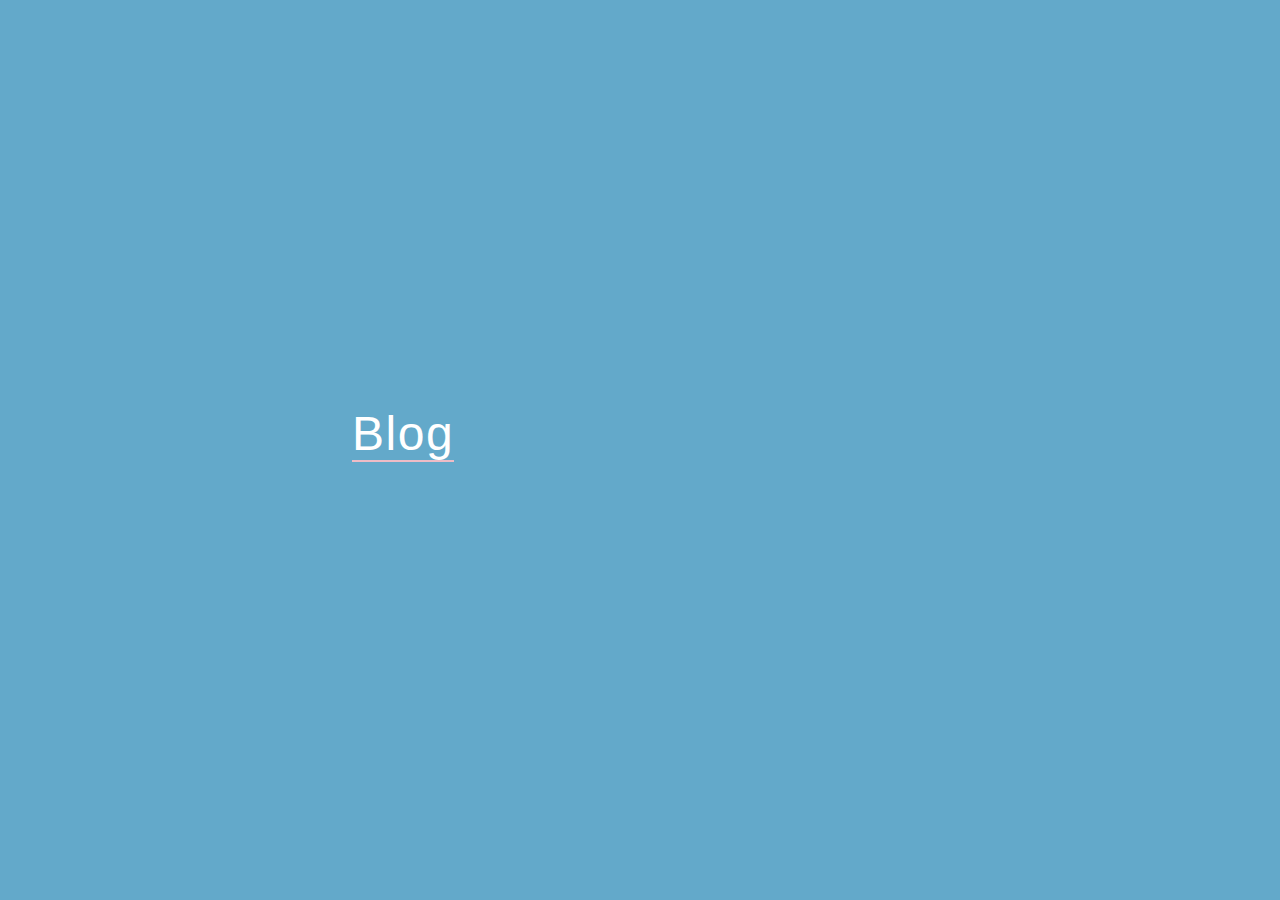
<file: index.html>
<!DOCTYPE HTML>
<html lang="en-US">
    <head>
        <meta charset="UTF-8">
        <meta http-equiv="refresh" content="0; url=/public">
        <script type="text/javascript">
            window.location.href = "/public"
        </script>
        <title>Page Redirection</title>
    </head>
    <body>
        If you are not redirected automatically, follow this <a href='/public'>link to the website.</a>.
    </body>
</html>
</file>
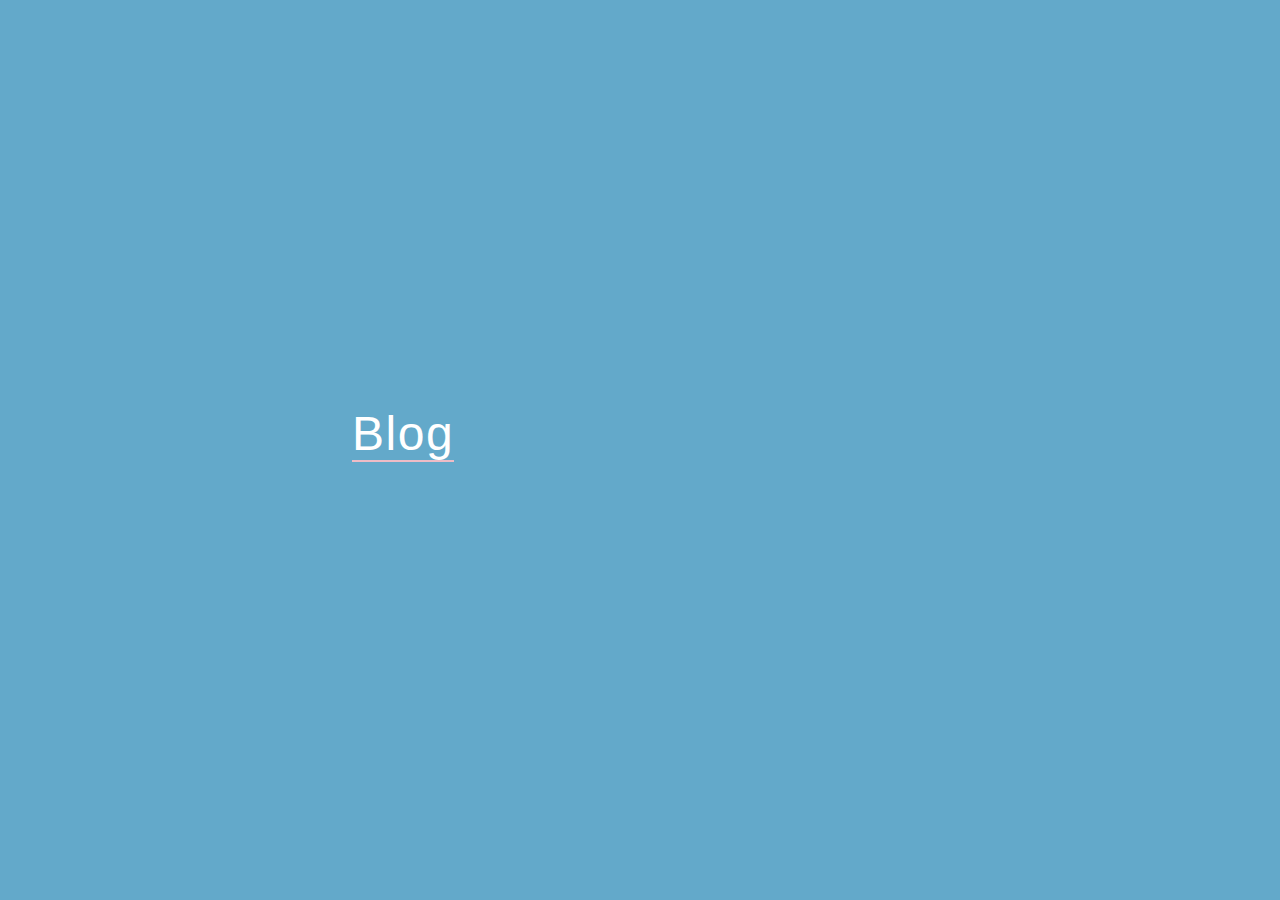
<file: public/index.html>
<!DOCTYPE html>
<html>
    <head>
        <meta charset="utf-8">
        <meta http-equiv="X-UA-Compatible" content="chrome=1">
        <meta name="HandheldFriendly" content="True">
        <meta name="MobileOptimized" content="320">
        <meta name="viewport" content="width=device-width, initial-scale=1.0">
        <meta name="referrer" content="no-referrer">

        <link rel="stylesheet" href="https:&#x2F;&#x2F;xampprocky.github.io&#x2F;public&#x2F;fonts.css">
        <link rel="stylesheet" href="https:&#x2F;&#x2F;xampprocky.github.io&#x2F;public&#x2F;style.css">
        <link rel="stylesheet" href="https:&#x2F;&#x2F;xampprocky.github.io&#x2F;public&#x2F;overrides.css">

        <title></title>

        
    </head>
    <body>
        
            <div class="section" id="splash">
                
                    
                        
                        <div class="big-link">
                            <a href="https:&#x2F;&#x2F;xampprocky.github.io&#x2F;public&#x2F;blog&#x2F;">
                                
    
    
    Blog

                            </a>
                        </div>
                    
                
            </div>
        
    </body>
</html>
</file>
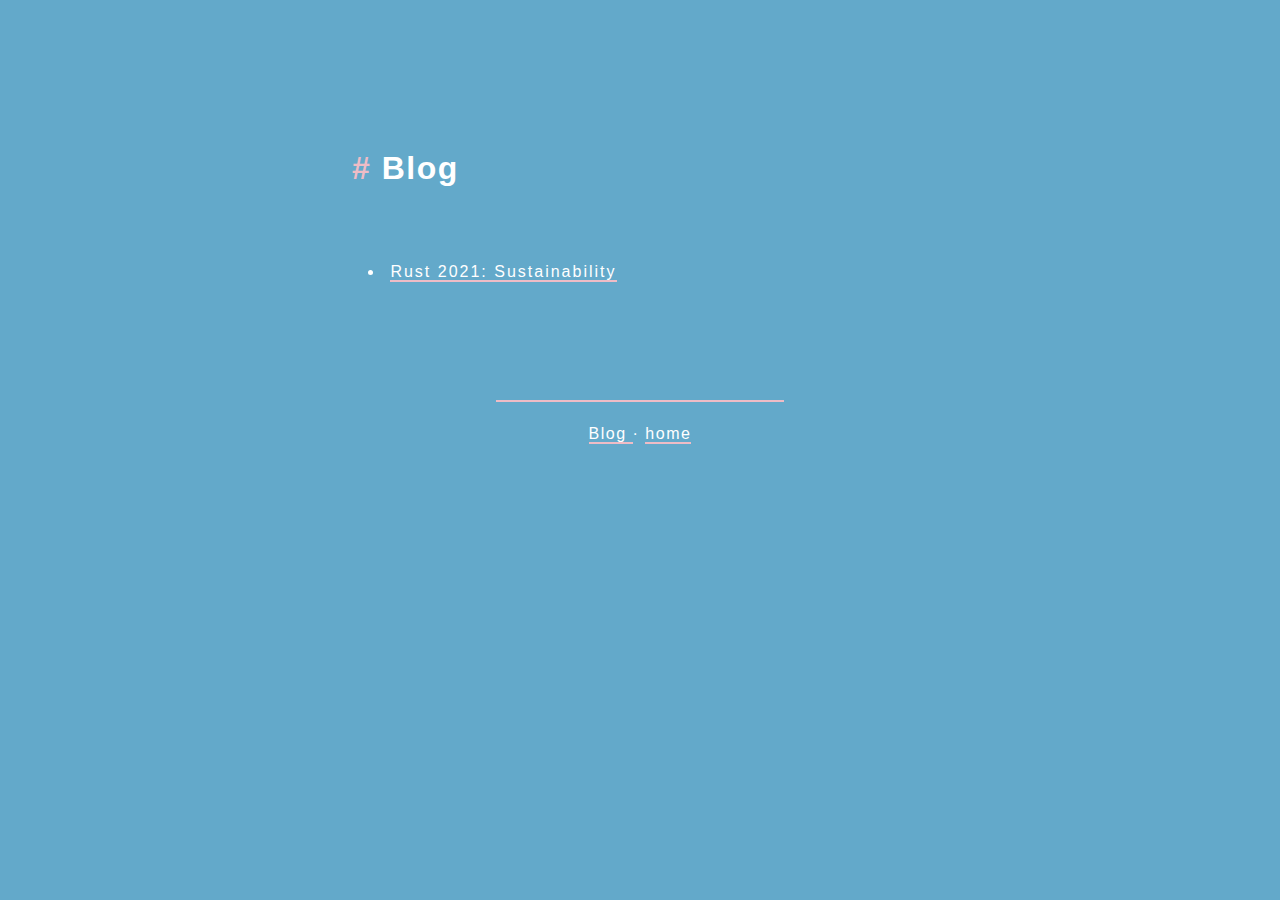
<file: public/blog/index.html>
<!DOCTYPE html>
<html>
    <head>
        <meta charset="utf-8">
        <meta http-equiv="X-UA-Compatible" content="chrome=1">
        <meta name="HandheldFriendly" content="True">
        <meta name="MobileOptimized" content="320">
        <meta name="viewport" content="width=device-width, initial-scale=1.0">
        <meta name="referrer" content="no-referrer">

        <link rel="stylesheet" href="https:&#x2F;&#x2F;xampprocky.github.io&#x2F;public&#x2F;fonts.css">
        <link rel="stylesheet" href="https:&#x2F;&#x2F;xampprocky.github.io&#x2F;public&#x2F;style.css">
        <link rel="stylesheet" href="https:&#x2F;&#x2F;xampprocky.github.io&#x2F;public&#x2F;overrides.css">

        <title>
    
    
    
    Blog
 - 
</title>

        
    </head>
    <body>
        
    <div class="wrap">
        <div class="section" id="title">
            
    
    
    
    Blog


        </div>
        <div class="section" id="content">
            
<ul>
    
        <li>
            
            <a href="https:&#x2F;&#x2F;xampprocky.github.io&#x2F;public&#x2F;blog&#x2F;rust-2021&#x2F;">
    
    
    Rust 2021: Sustainability
</a>
        </li>    
    
</ul>

        </div>
        
    <div class="section bottom-menu">
        <hr/>
        <p>
            
                
                
                    
                    <a href="https:&#x2F;&#x2F;xampprocky.github.io&#x2F;public&#x2F;blog&#x2F;">
    
    
    Blog
</a>
                    &#183;
                
            
            <a href="https:&#x2F;&#x2F;xampprocky.github.io&#x2F;public">
                home
            </a>
        </p>
    </div>

        
    

    </div>

    </body>
</html>
</file>
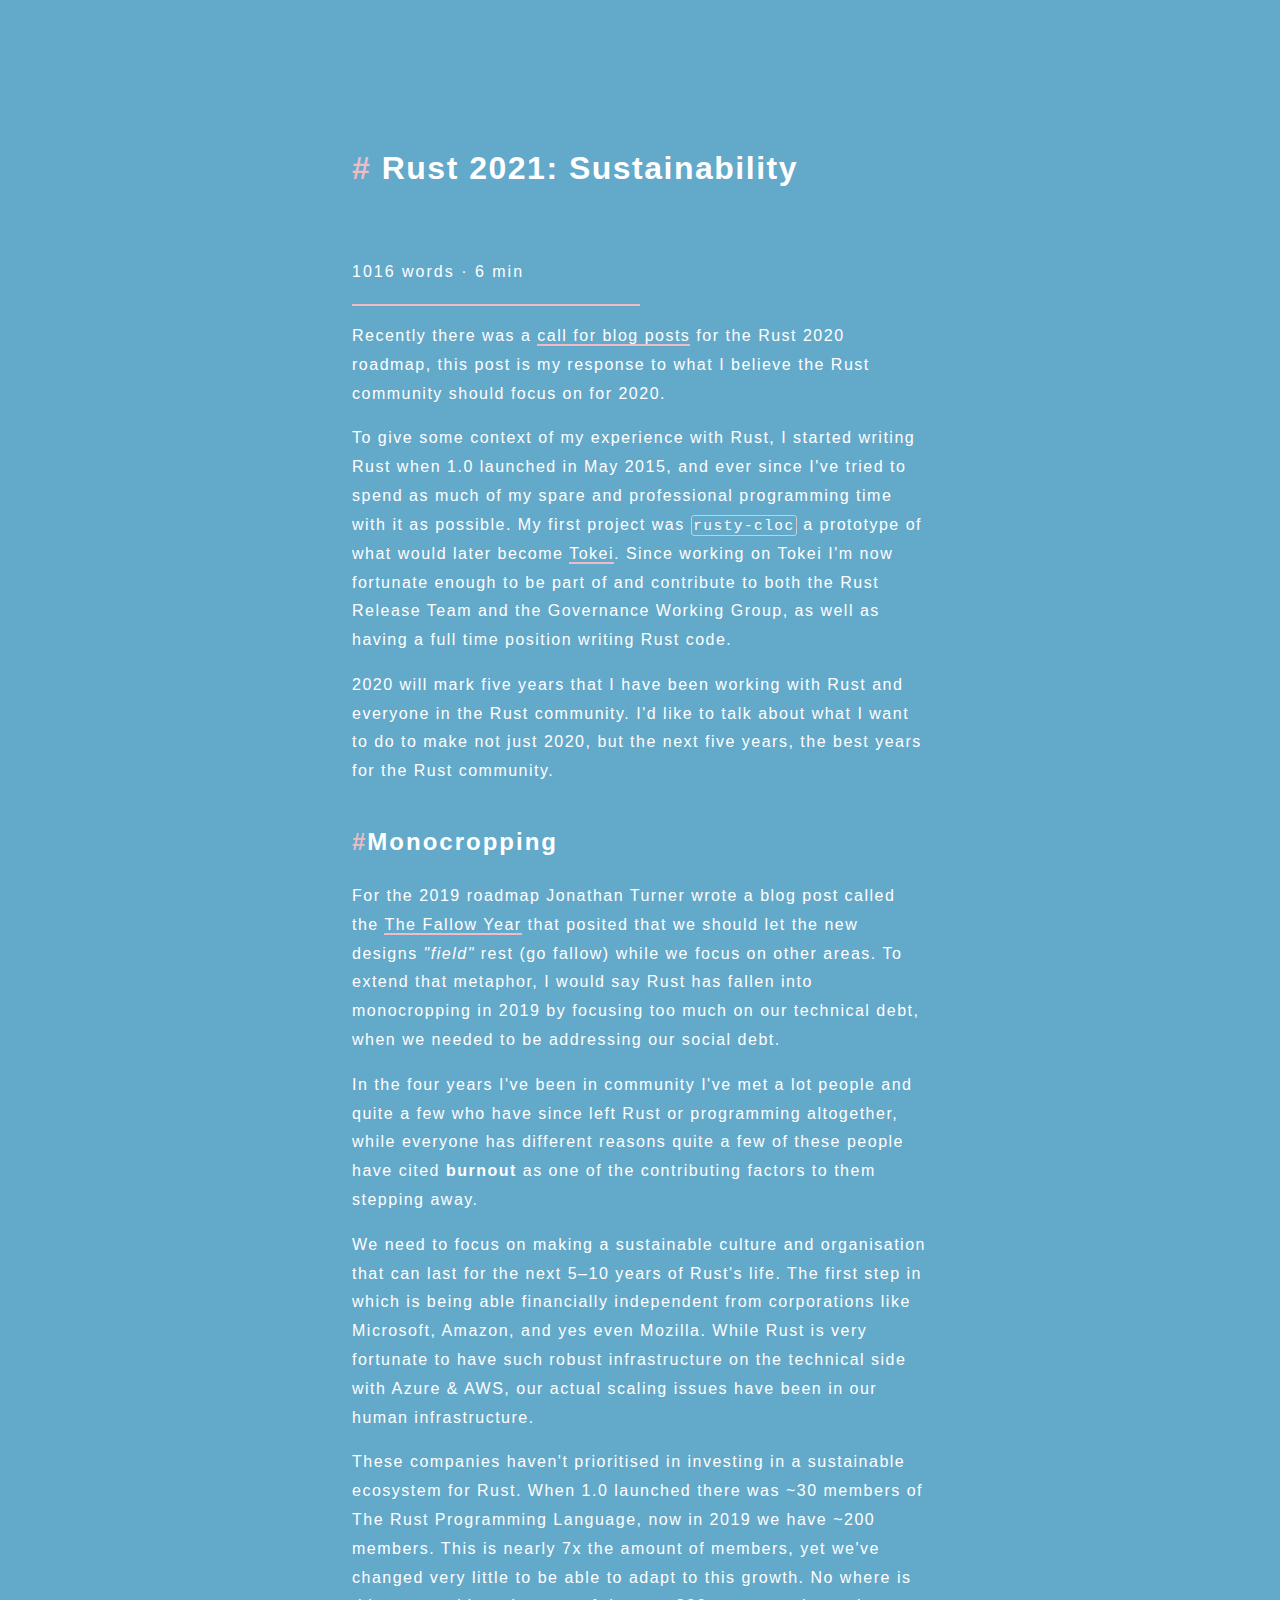
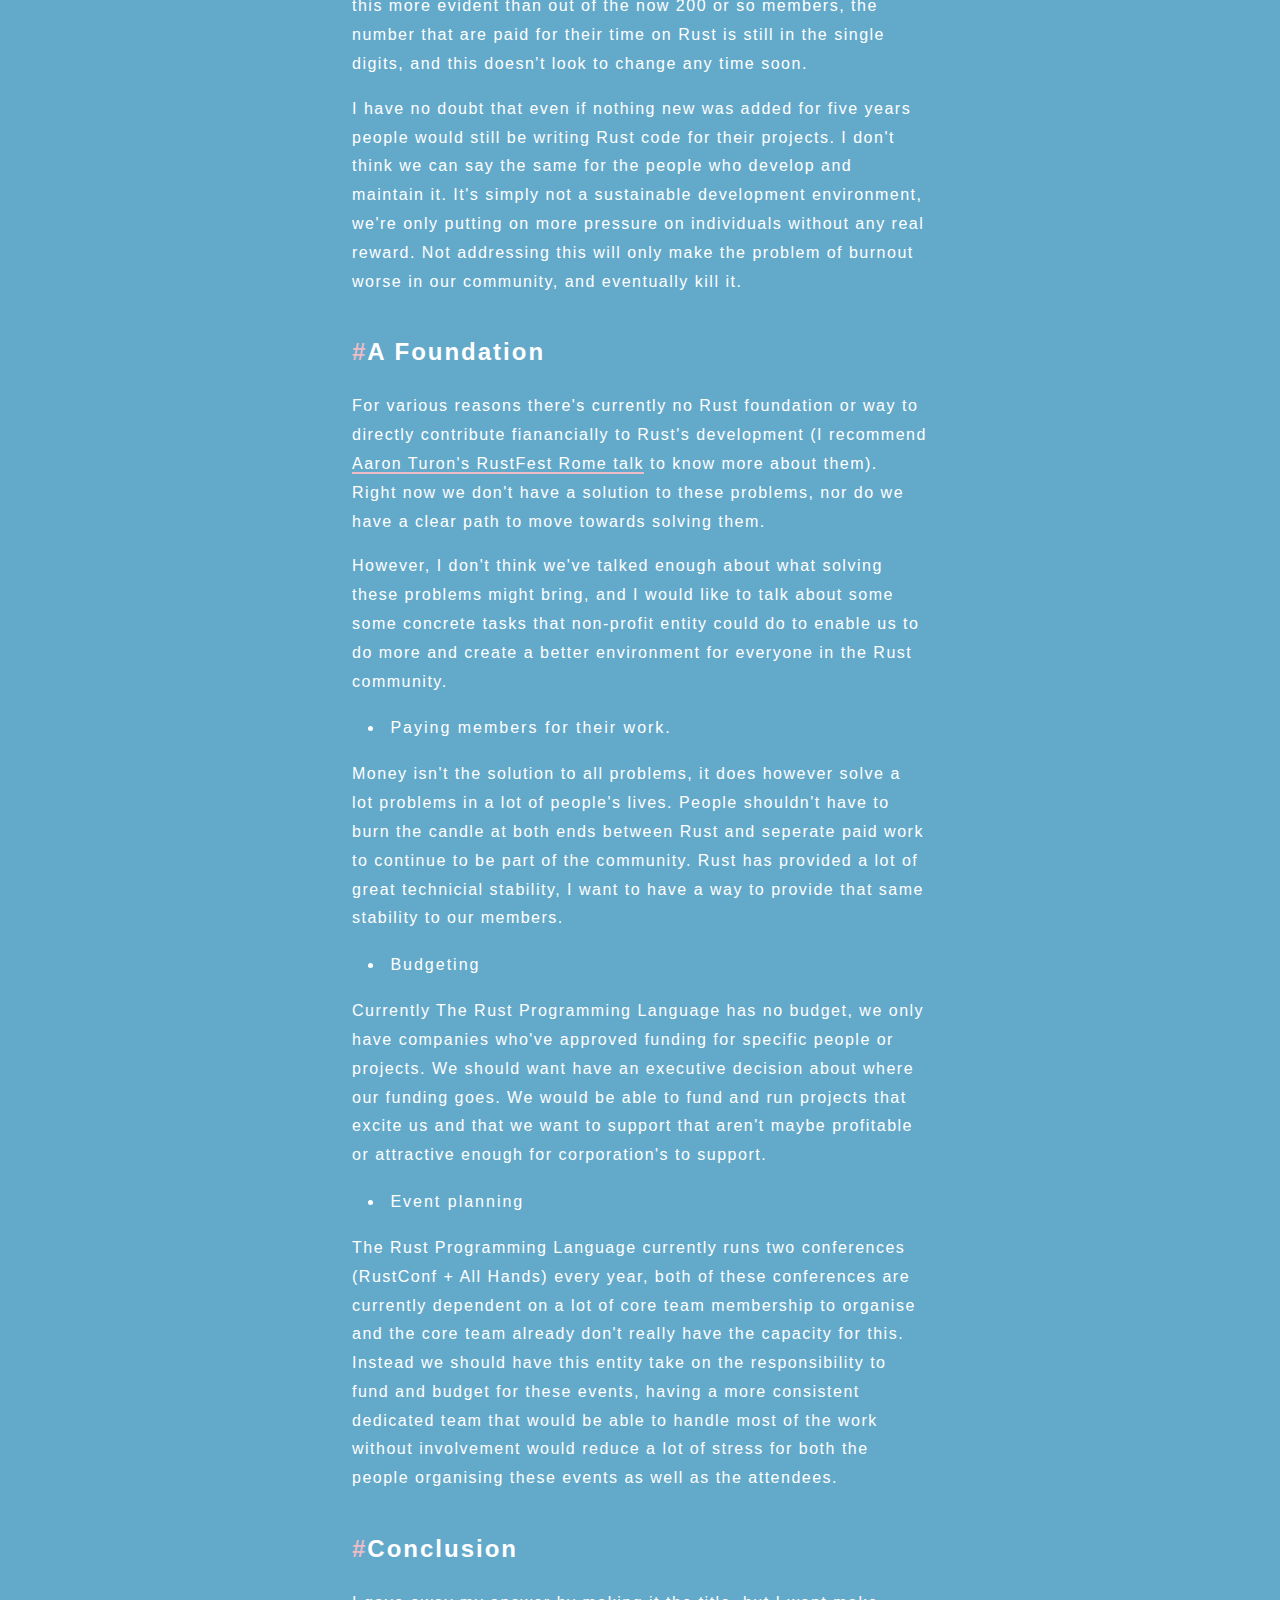
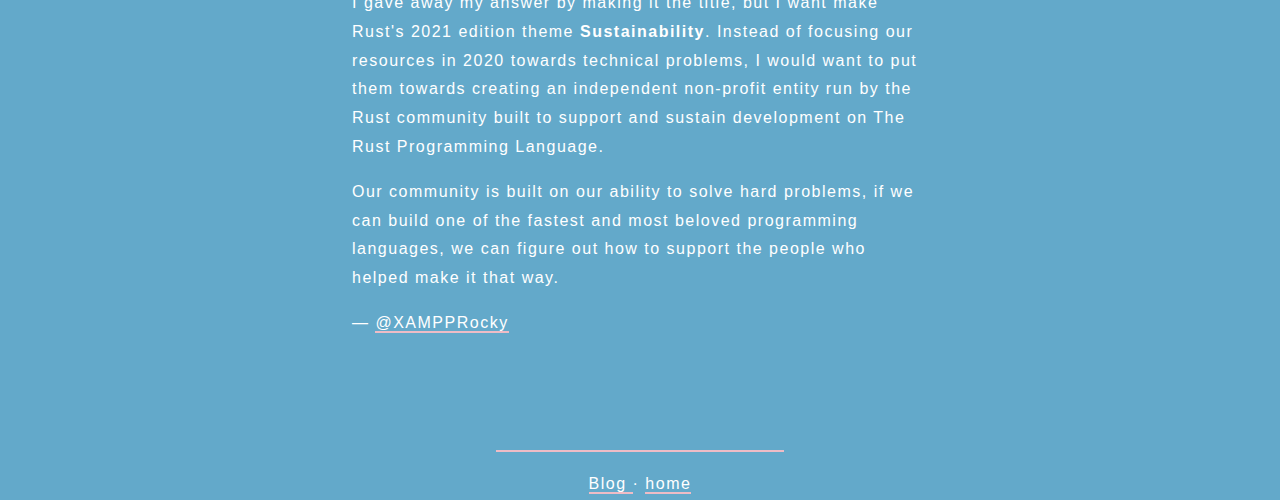
<file: public/blog/rust-2021/index.html>
<!DOCTYPE html>
<html>
    <head>
        <meta charset="utf-8">
        <meta http-equiv="X-UA-Compatible" content="chrome=1">
        <meta name="HandheldFriendly" content="True">
        <meta name="MobileOptimized" content="320">
        <meta name="viewport" content="width=device-width, initial-scale=1.0">
        <meta name="referrer" content="no-referrer">

        <link rel="stylesheet" href="https:&#x2F;&#x2F;xampprocky.github.io&#x2F;public&#x2F;fonts.css">
        <link rel="stylesheet" href="https:&#x2F;&#x2F;xampprocky.github.io&#x2F;public&#x2F;style.css">
        <link rel="stylesheet" href="https:&#x2F;&#x2F;xampprocky.github.io&#x2F;public&#x2F;overrides.css">

        <title>
    Rust 2021: Sustainability
</title>

        
    </head>
    <body>
        
    <div class="wrap">
        <div class="section" id="title">
            
    Rust 2021: Sustainability

        </div>
        <div class="section" id="content">
            
    
        
        
            
                1016 words
            
        
        
            
            
                &#183; 6 min
            
        
        
        <hr/>
    
    <p>Recently there was a <a href="https://blog.rust-lang.org/2019/10/29/A-call-for-blogs-2020.html">call for blog posts</a> for the Rust 2020 roadmap, this post is my response to what I believe the Rust community should focus on for 2020.</p>
<p>To give some context of my experience with Rust, I started writing Rust when 1.0 launched in May 2015, and ever since I've tried to spend as much of my spare and professional programming time with it as possible. My first project was <code>rusty-cloc</code> a prototype of what would later become <a href="https://github.com/XAMPPRocky/tokei">Tokei</a>. Since working on Tokei I'm now fortunate enough to be part of and contribute to both the Rust Release Team and the Governance Working Group, as well as having a full time position writing Rust code.</p>
<p>2020 will mark five years that I have been working with Rust and everyone in the Rust community. I'd like to talk about what I want to do to make not just 2020, but the next five years, the best years for the Rust community.</p>
<h2 id="monocropping">Monocropping</h2>
<p>For the 2019 roadmap Jonathan Turner wrote a blog post called the <a href="http://www.jonathanturner.org/2018/12/the-fallow-year.html">The Fallow Year</a> that posited that we should let the new designs <em>&quot;field&quot;</em> rest (go fallow) while we focus on other areas. To extend that metaphor, I would say Rust has fallen into monocropping in 2019 by focusing too much on our technical debt, when we needed to be addressing our social debt.</p>
<p>In the four years I've been in community I've met a lot people and quite a few who have since left Rust or programming altogether, while everyone has different reasons quite a few of these people have cited <strong>burnout</strong> as one of the contributing factors to them stepping away.</p>
<p>We need to focus on making a sustainable culture and organisation that can last for the next 5–10 years of Rust's life. The first step in which is being able financially independent from corporations like Microsoft, Amazon, and yes even Mozilla. While Rust is very fortunate to have such robust infrastructure on the technical side with Azure &amp; AWS, our actual scaling issues have been in our human infrastructure.</p>
<p>These companies haven't prioritised in investing in a sustainable ecosystem for Rust. When 1.0 launched there was ~30 members of The Rust Programming Language, now in 2019 we have ~200 members. This is nearly 7x the amount of members, yet we've changed very little to be able to adapt to this growth. No where is this more evident than out of the now 200 or so members, the number that are paid for their time on Rust is still in the single digits, and this doesn't look to change any time soon.</p>
<p>I have no doubt that even if nothing new was added for five years people would still be writing Rust code for their projects. I don't think we can say the same for the people who develop and maintain it. It's simply not a sustainable development environment, we're only putting on more pressure on individuals without any real reward. Not addressing this will only make the problem of burnout worse in our community, and eventually kill it.</p>
<h2 id="a-foundation">A Foundation</h2>
<p>For various reasons there's currently no Rust foundation or way to directly contribute fianancially to Rust's development (I recommend <a href="https://www.youtube.com/watch?v=0sIgVnRAcn0">Aaron Turon's RustFest Rome talk</a> to know more about them). Right now we don't have a solution to these problems, nor do we have a clear path to move towards solving them.</p>
<p>However, I don't think we've talked enough about what solving these problems might bring, and I would like to talk about some some concrete tasks that non-profit entity could do to enable us to do more and create a better environment for everyone in the Rust community.</p>
<ul>
<li>Paying members for their work.</li>
</ul>
<p>Money isn't the solution to all problems, it does however solve a lot problems in a lot of people's lives. People shouldn't have to burn the candle at both ends between Rust and seperate paid work to continue to be part of the community. Rust has provided a lot of great technicial stability, I want to have a way to provide that same stability to our members.</p>
<ul>
<li>Budgeting</li>
</ul>
<p>Currently The Rust Programming Language has no budget, we only have companies who've approved funding for specific people or projects. We should want have an executive decision about where our funding goes. We would be able to fund and run projects that excite us and that we want to support that aren't maybe profitable or attractive enough for corporation's to support.</p>
<ul>
<li>Event planning</li>
</ul>
<p>The Rust Programming Language currently runs two conferences (RustConf + All Hands) every year, both of these conferences are currently dependent on a lot of core team membership to organise and the core team already don't really have the capacity for this. Instead we should have this entity take on the responsibility to fund and budget for these events, having a more consistent dedicated team that would be able to handle most of the work without involvement would reduce a lot of stress for both the people organising these events as well as the attendees.</p>
<h2 id="conclusion">Conclusion</h2>
<p>I gave away my answer by making it the title, but I want make Rust's 2021 edition theme <strong>Sustainability</strong>. Instead of focusing our resources in 2020 towards technical problems, I would want to put them towards creating an independent non-profit entity run by the Rust community built to support and sustain development on The Rust Programming Language.</p>
<p>Our community is built on our ability to solve hard problems, if we can build one of the fastest and most beloved programming languages, we can figure out how to support the people who helped make it that way.</p>
<p>— <a href="https://github.com/XAMPPRocky">@XAMPPRocky</a></p>


        </div>
        
    <div class="section bottom-menu">
        <hr/>
        <p>
            
                
                
                    
                    <a href="https:&#x2F;&#x2F;xampprocky.github.io&#x2F;public&#x2F;blog&#x2F;">
    
    
    Blog
</a>
                    &#183;
                
            
            <a href="https:&#x2F;&#x2F;xampprocky.github.io&#x2F;public">
                home
            </a>
        </p>
    </div>

        
    

    </div>

    </body>
</html>
</file>
